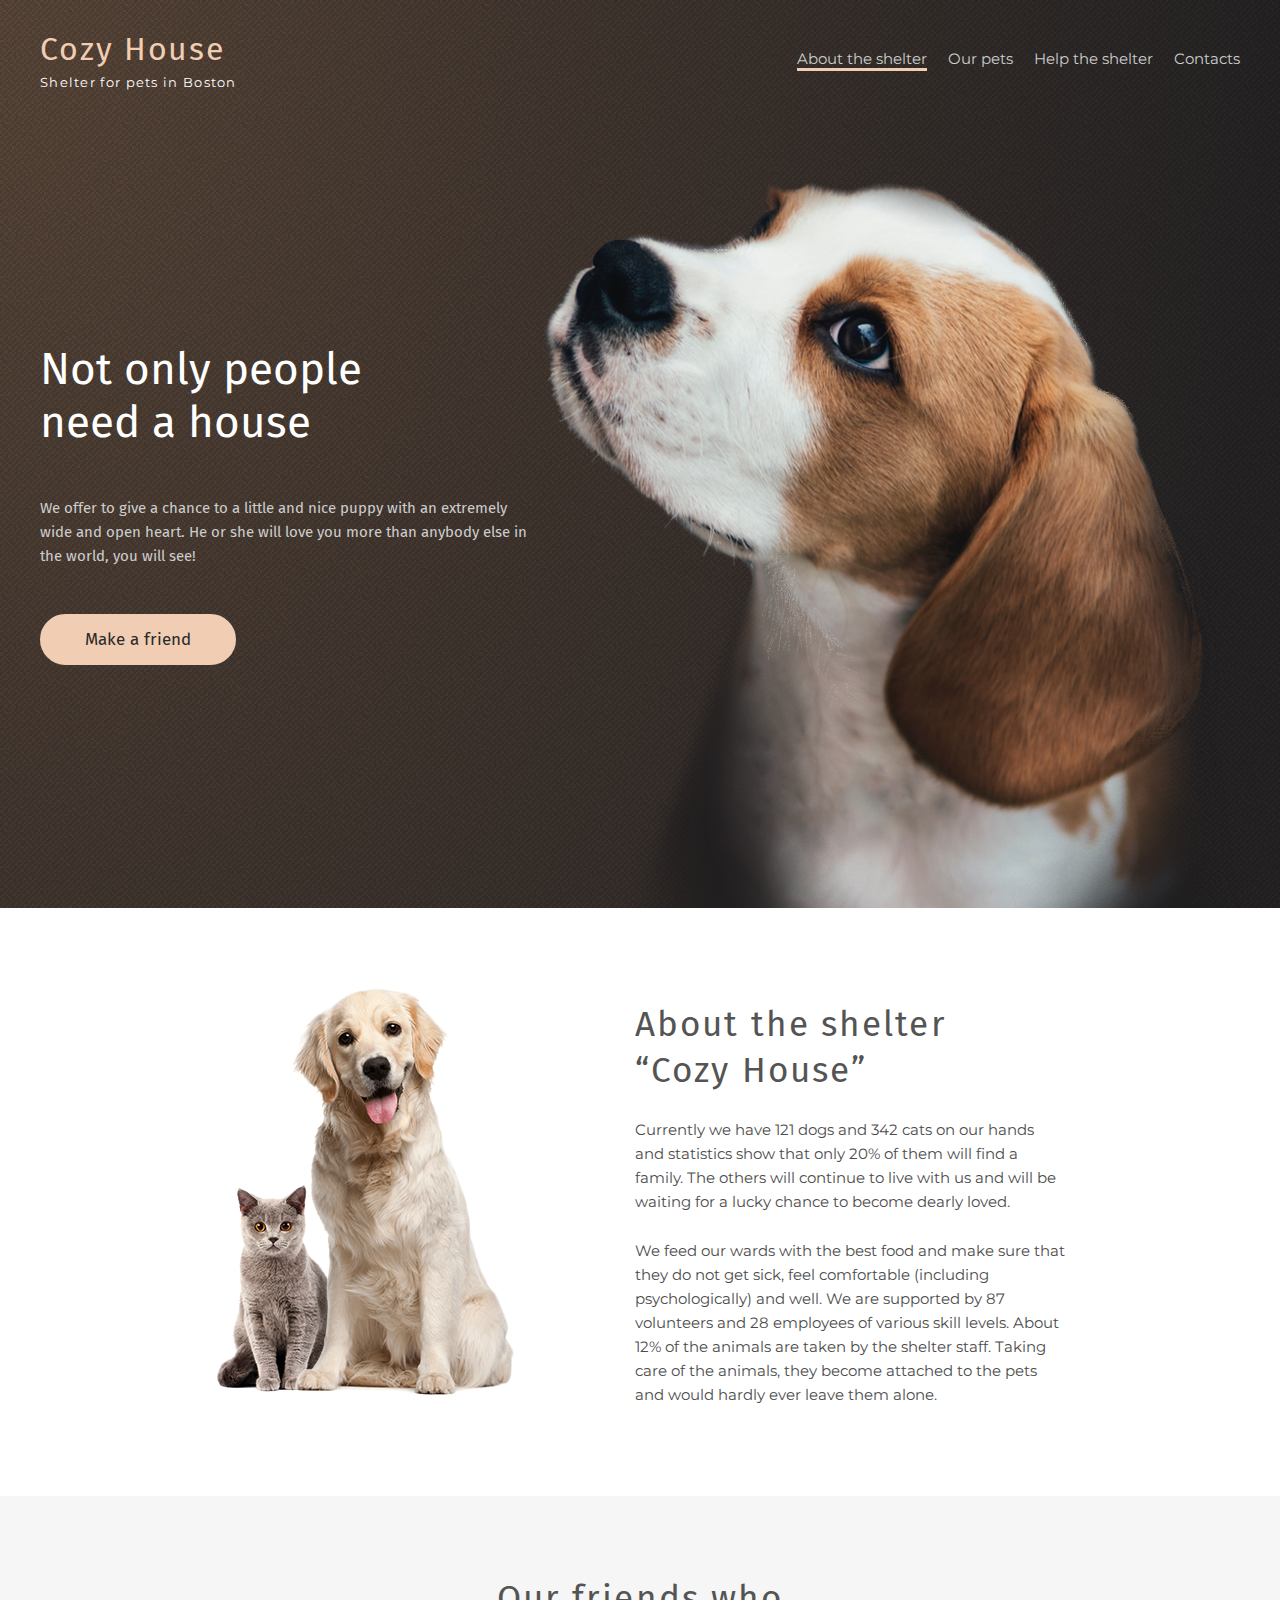
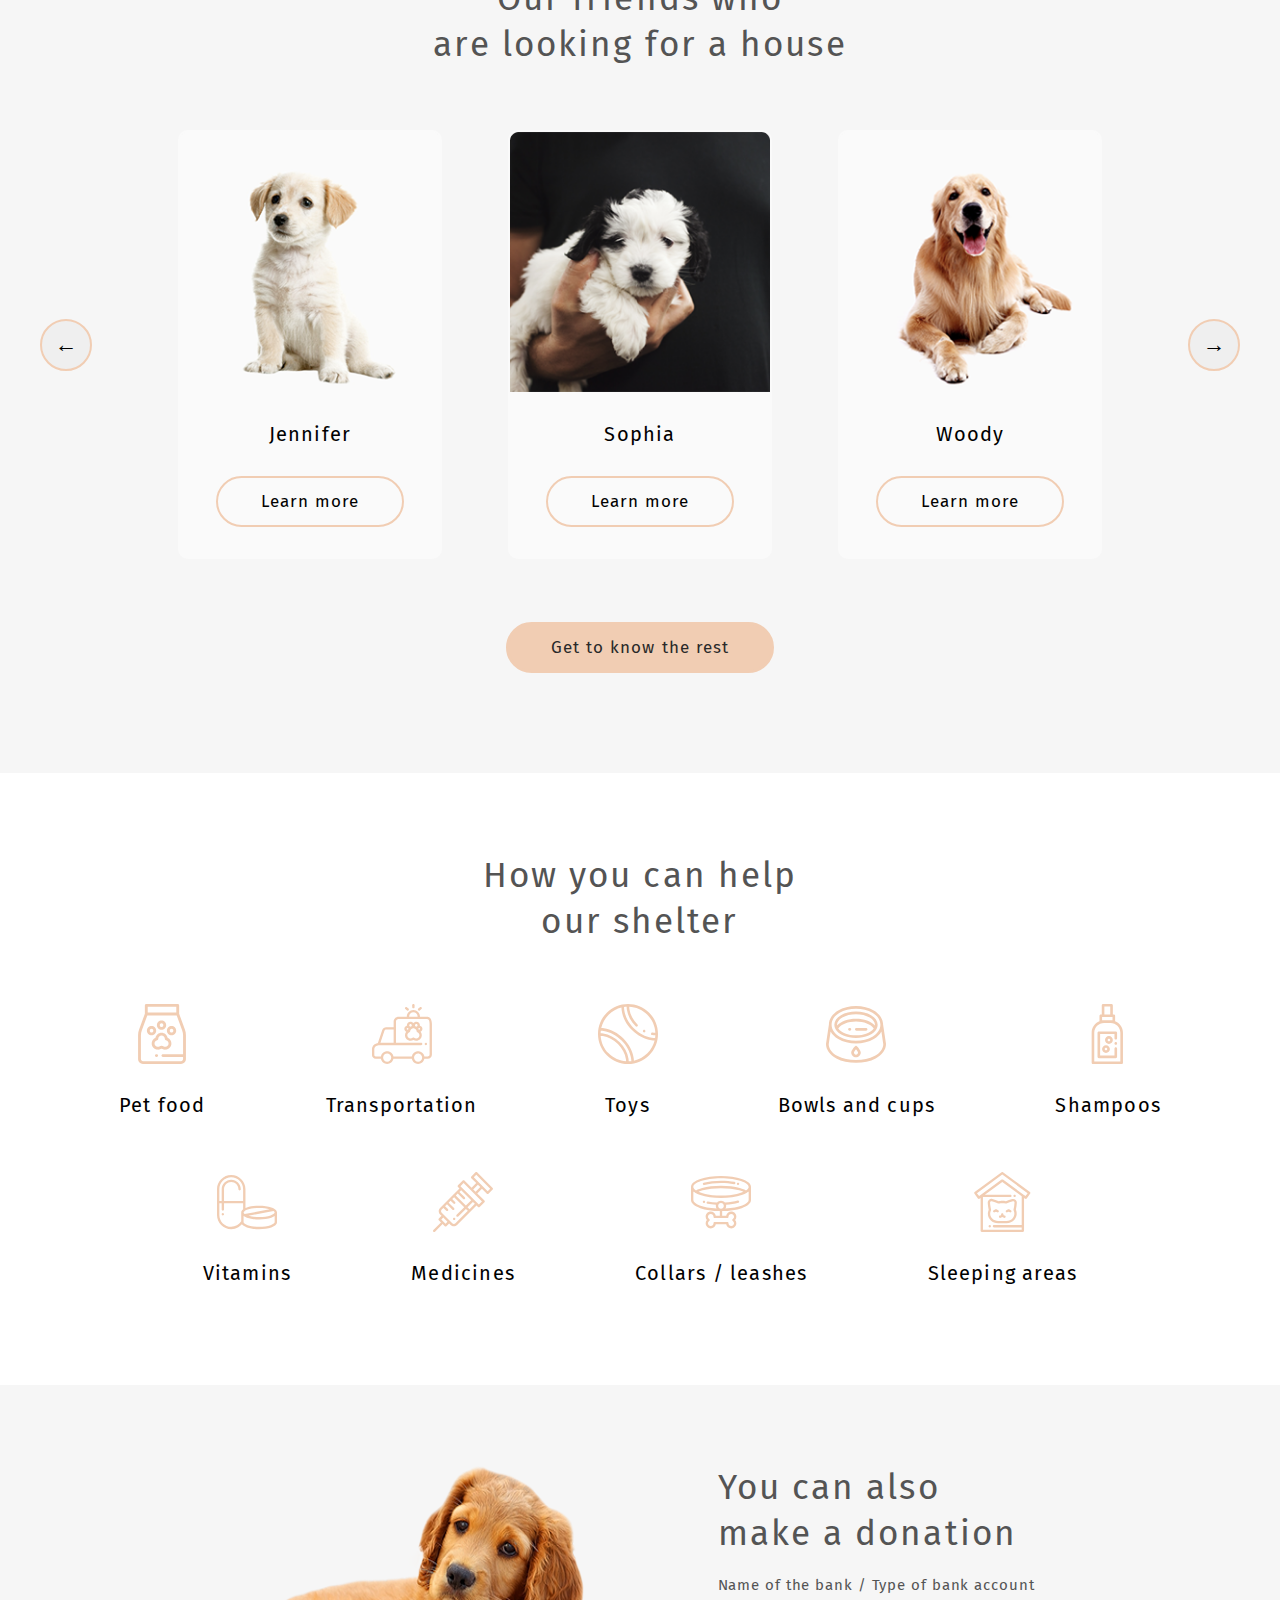
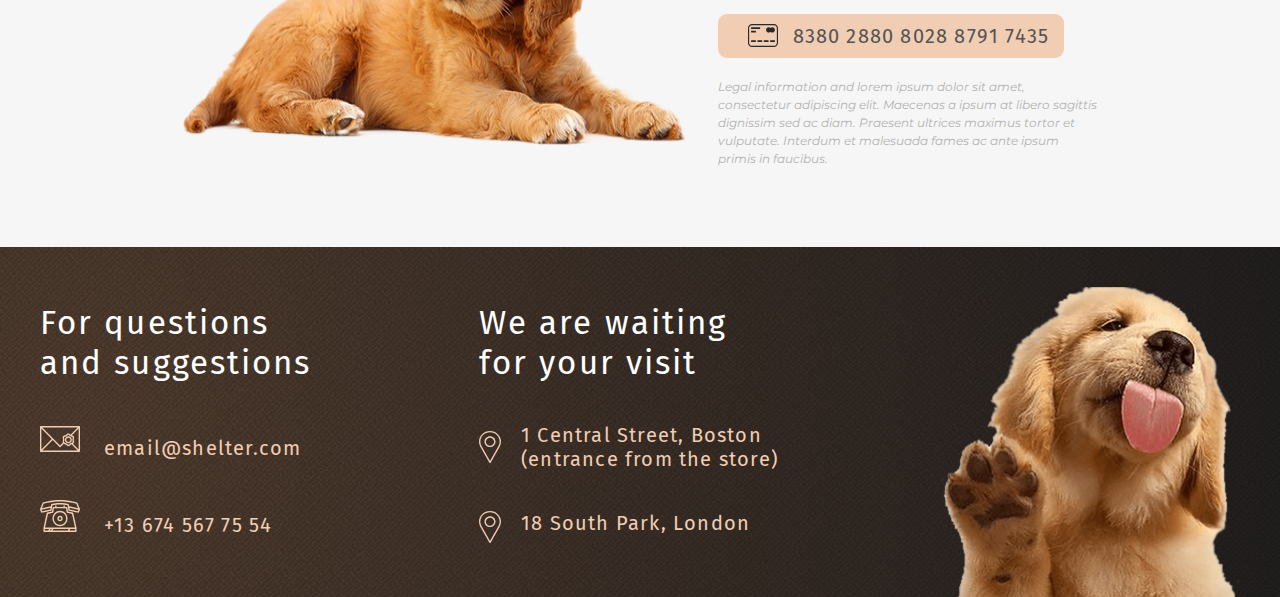
<file: pages/main/index.html>
<!DOCTYPE html>
<html lang="en">

<head>
    <meta charset="UTF-8">
    <meta name="viewport" content="width=device-width, initial-scale=1.0">
    <title>Shelter</title>
    <link rel="icon" type="image/x-icon" href="/assets/favicon.ico">
    <link rel="stylesheet" href="https://cdnjs.cloudflare.com/ajax/libs/font-awesome/6.0.0/css/all.min.css">
    <link rel="stylesheet" href="styles.css">
    <link
        href="https://fonts.googleapis.com/css2?family=Fira+Sans:wght@200;300;400&family=Montserrat:wght@100;300;400;500&display=swap"
        rel="stylesheet">
</head>

<body>
    <div id="cover"></div>
    <div class="container">
        <header>
            <div class="header">
                <div class="logo">
                    <h1><a href="#">Cozy House</a></h1>
                    <h3 id="home">Shelter for pets in Boston</h3>
                </div>
                <nav class="menu">
                    <ul id="myLinks">
                        <li><span>About the shelter</span></li>
                        <li><a href="../pets/index.html#humanFriends">Our pets</a></li>
                        <li><a href="#help">Help the shelter</a></li>
                        <li><a href="#contacts" onclick="disableMenu()">Contacts</a></li>
                    </ul>
                </nav>
            </div>
            <div class="icon_wrapper">
                <div class="icon">
                    <hr>
                    <hr>
                    <hr>
                </div>
            </div>
        </header>
        <section class="start">
            <div class="start-content">
                <h2 class="start-title">Not only people<br> need a house</h2>
                <p class="start-content-text">We offer to give a chance to a little and nice puppy with an extremely
                    wide and open heart. He or she will love you more than anybody else
                    in the world, you will see!</p>
                <button class="start-content-button" onclick="location.href='#ourFriends'">Make a friend</button>
            </div>
            <img src="/assets/images/start-screen-puppy.png" alt="puppy">
        </section>
    </div>

    <section class="about">
        <div class="wrapper">
            <img src="/assets/images/about-pets.png" alt="pets">
            <div class="about-content">
                <h2 class="about-title">About the shelter<br> “Cozy House”</h2>
                <p class="about-content-text">Currently we have 121 dogs and 342 cats on our hands and statistics show
                    that only 20% of them will find a family. The others will continue to
                    live with us and will be waiting for a lucky chance to become dearly loved.
                </p>
                <p class="about-content-text">We feed our wards with the best food and make sure that they
                    do not get sick, feel comfortable (including psychologically) and
                    well. We are supported by 87 volunteers and 28 employees of
                    various skill levels. About 12% of the animals are taken by the
                    shelter staff. Taking care of the animals, they become attached
                    to the pets and would hardly ever leave them alone.
                </p>
            </div>
        </div>
    </section>

    <section id="ourFriends">
        <div class="our-friends wrapper">
            <h2 class="pets-title">Our friends who<br> are looking for a house</h2>
            <div class="slider">

                <button class="arrow-left">&#8592;</button>
                <div class="carousel">
                    <div class="card_container">

                    </div>
                </div>
                <button class="arrow-right">&#8594;</button>
            </div>

            <div class="pop-up hidden">
                <div class="popup-content">
                    <p class="popup-button">
                        <img src="/assets/icons/modal_close_button.svg" alt="close-button">
                    </p>
                    <div class="pets-container">

                    </div>
                </div>

            </div>

            <button class="pets-content-button" onclick="location.href='../pets/index.html#ourFriends'">
                Get to know the rest
            </button>
        </div>
    </section>

    <section class="help" id="help">
        <div class="wrapper">
            <h2 class="help-title">How you can help<br> our shelter</h2>
            <ul class="help-container">
                <li>
                    <img src="/assets/icons/icon-pet-food.svg" alt="food">
                    <p>Pet food</p>
                </li>
                <li>
                    <img src="/assets/icons/icon-transportation.svg" alt="transportation">
                    <p>Transportation</p>
                </li>
                <li>
                    <img src="/assets/icons/icon-toys.svg" alt="toys">
                    <p>Toys</p>
                </li>
                <li>
                    <img src="/assets/icons/icon-bowls-and-cups.svg" alt="bowls-and-cups">
                    <p>Bowls and cups</p>
                </li>
                <li>
                    <img src="/assets/icons/icon-shampoos.svg" alt="shampoos">
                    <p>Shampoos</p>
                </li>
                <li>
                    <img src="/assets/icons/icon-vitamins.svg" alt="vitamins">
                    <p>Vitamins</p>
                </li>
                <li><img src="/assets/icons/icon-medicines.svg" alt="medicines">
                    <p>Medicines</p>
                </li>
                <li><img src="/assets/icons/icon-collars-leashes.svg" alt="collars-leashes">
                    <p>Collars / leashes</p>
                </li>
                <li><img src="/assets/icons/icon-sleeping-area.svg" alt="sleeping-area">
                    <p>Sleeping areas</p>
                </li>
            </ul>
        </div>
    </section>

    <section id="donation">
        <div class="donation">
            <img src="/assets/images/donation-dog.png" alt="donation-dog">
            <div class="donation-content">
                <h2 class="donation-title">You can also<br> make a donation</h2>
                <p class="donation-content-text">Name of the bank / Type of bank account</p>
                <button class="donation-content-button" onclick="location.href='#'">
                    <img src="/assets/icons/credit-card.svg" width="30" height="23" alt="credit-card">
                    8380 2880 8028 8791 7435
                </button>
                <p class="donation-content-additional-text">
                    Legal information and lorem ipsum dolor sit amet, consectetur
                    adipiscing elit. Maecenas a ipsum at libero sagittis dignissim sed ac
                    diam. Praesent ultrices maximus tortor et vulputate. Interdum et
                    malesuada fames ac ante ipsum primis in faucibus.
                </p>
            </div>
        </div>
    </section>


    <footer>
        <div class="container_footer">
            <div class="information">
                <div class="contacts" id="contacts">
                    <h2 class="contacts-title">For questions and suggestions</h2>
                    <address>
                        <a href="mailto:email@shelter.com"><img src="/assets/icons/icon-email.svg" alt="email"></a>
                        <a href="mailto:email@shelter.com">email@shelter.com</a>
                    </address>
                    <address>
                        <a href="tel:+136745677554"><img src="/assets/icons/icon-phone.svg" alt="phone"></a>
                        <a href="tel:+136745677554">+13 674 567 75 54</a>
                    </address>
                </div>
                <div class="locations">
                    <h2 class="locations-title">We are waiting for your visit</h2>
                    <div>
                        <img src="/assets/icons/icon-marker.svg" alt="location">
                        <a href="http://maps.google.com/?q=&nbsp;1&nbsp;Central&nbsp;Street,&nbsp;Boston"
                            target="_blank">1 Central Street,
                            Boston<br> (entrance from the store)</a>
                    </div>
                    <div>
                        <img src="/assets/icons/icon-marker.svg" alt="location">
                        <a href="http://maps.google.com/?q=&nbsp;18&nbsp;South&nbsp;Park,&nbsp;London" target="_blank">
                            18 South Park, London</a>
                    </div>
                </div>
                <img src="/assets/images/footer-puppy.png" alt="puppy">
            </div>
        </div>
    </footer>
    <script type="module" src="script.js"></script>
    <script type="module" src="cards.js"></script>
</body>

</html>
</file>
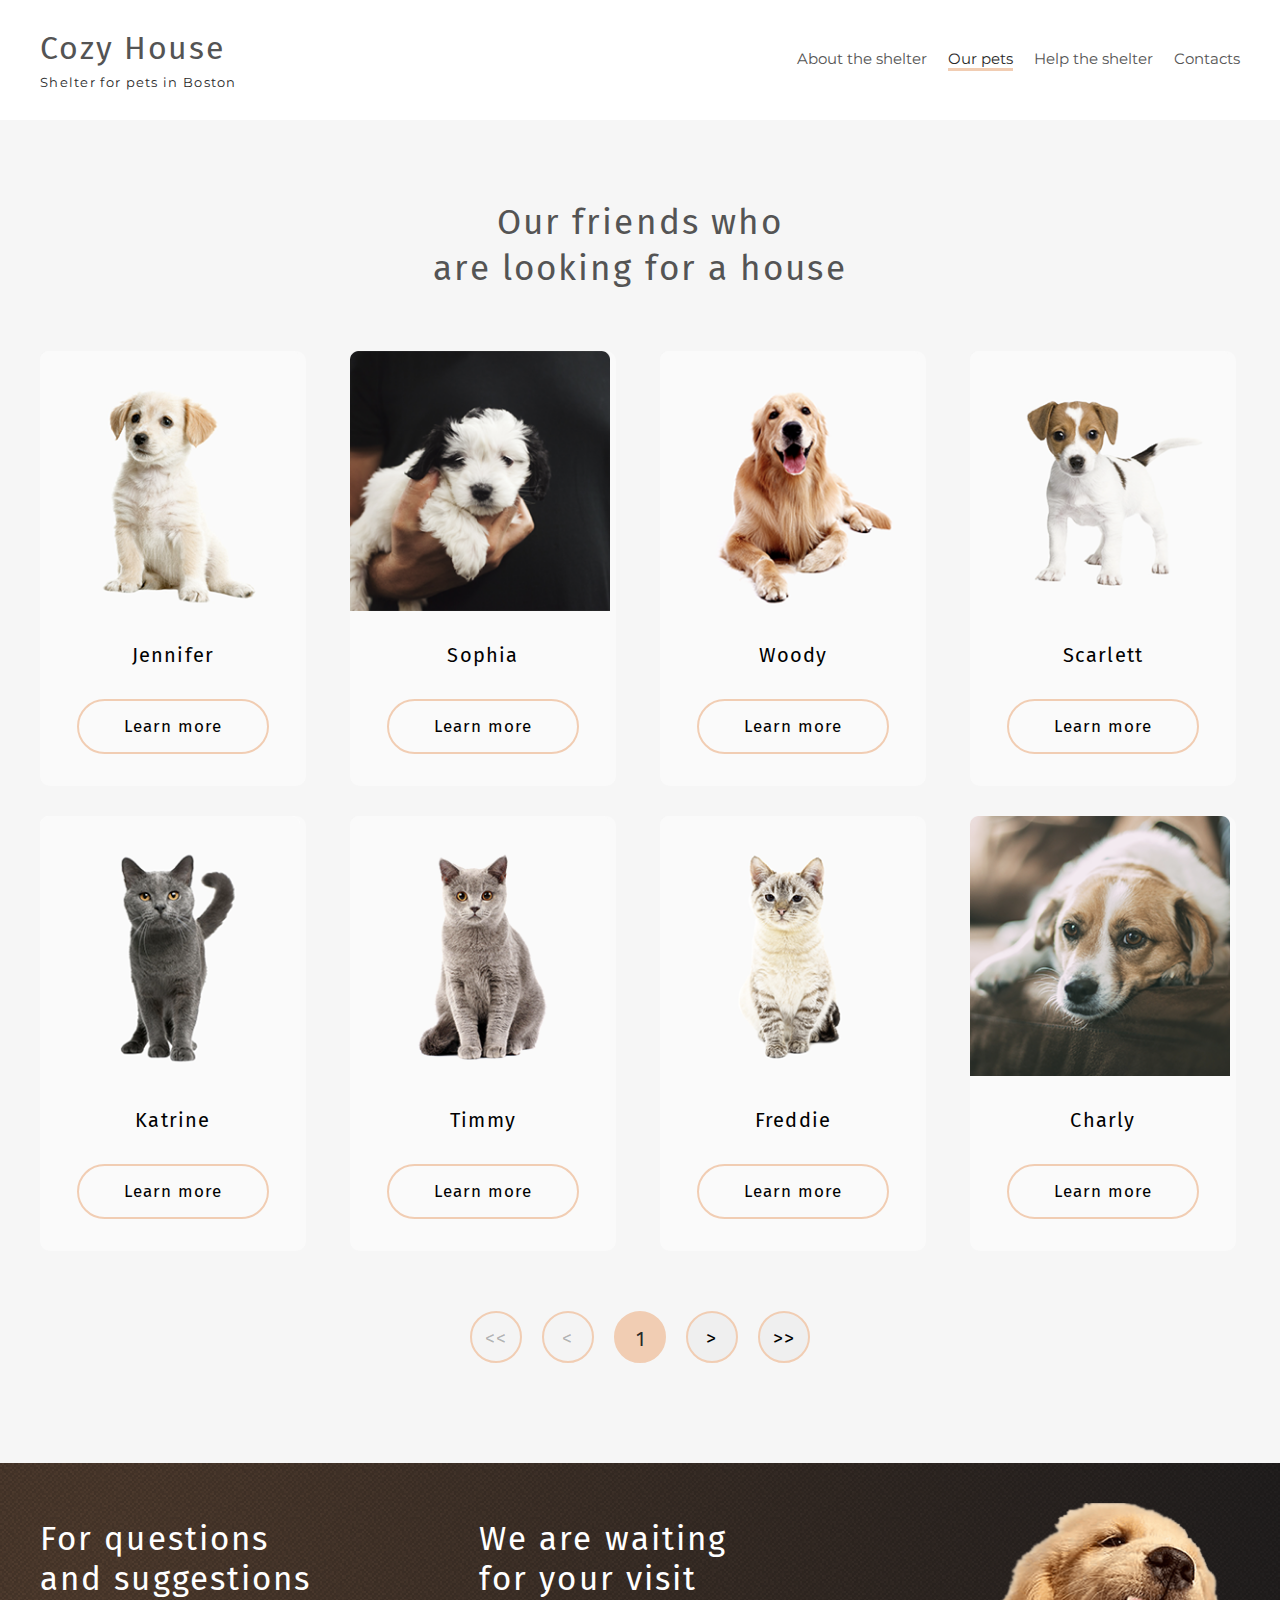
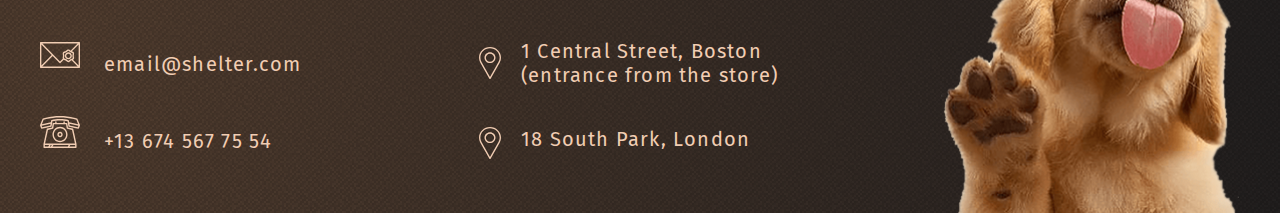
<file: pages/pets/index.html>
<!DOCTYPE html>
<html lang="en">

<head>
    <meta charset="UTF-8">
    <meta name="viewport" content="width=device-width, initial-scale=1.0">
    <title>Shelter</title>
    <link rel="icon" type="image/x-icon" href="/assets/favicon.ico">
    <link rel="stylesheet" href="styles.css">
    <link
        href="https://fonts.googleapis.com/css2?family=Fira+Sans:wght@200;300;400&family=Montserrat:wght@100;300;400;500&display=swap"
        rel="stylesheet">
</head>

<body>
    <header>
        <div id="cover"></div>
        <div class="header">
            <div class="logo">
                <h1 id="humanFriends"><a href="../main/index.html#">Cozy House</a></h1>
                <h3>Shelter for pets in Boston</h3>
            </div>

            <nav class="menu">
                <ul>
                    <li><a href="../main/index.html#">About the shelter</a></li>
                    <li><span>Our pets</span></li>
                    <li><a href="../main/index.html#help">Help the shelter</a></li>
                    <li><a href="#contacts" onclick="disableMenu()">Contacts</a></li>
                </ul>
            </nav>
        </div>
        <div class="icon">
            <hr>
            <hr>
            <hr>
        </div>
    </header>
    <main>
        <div id="sectionPets">
            <section class="our-friends">
                <h2 class="pets-title">Our friends who<br> are looking for a house</h2>

                <div class="pagination"></div>
                <div class="pop-up hidden">
                    <div class="popup-content">
                        <p class="popup-button">
                            <img src="/assets/icons/modal_close_button.svg" alt="close-button">
                        </p>
                        <div class="pets-container">

                        </div>
                    </div>

                </div>
            </section>

        </div>
    </main>

    <footer>
        <div class="container_footer">
            <div class="information">
                <div class="contacts" id="contacts">
                    <h2 class="contacts-title">For questions and suggestions</h2>
                    <address>
                        <a href="mailto:email@shelter.com"><img src="/assets/icons/icon-email.svg" alt="email"></a>
                        <a href="mailto:email@shelter.com">email@shelter.com</a>
                    </address>
                    <address>
                        <a href="tel:+136745677554"><img src="/assets/icons/icon-phone.svg" alt="phone"></a>
                        <a href="tel:+136745677554">+13 674 567 75 54</a>
                    </address>
                </div>
                <div class="locations">
                    <h2 class="locations-title">We are waiting for your visit</h2>
                    <div>
                        <img src="/assets/icons/icon-marker.svg" alt="location">
                        <a href="http://maps.google.com/?q=&nbsp;1&nbsp;Central&nbsp;Street,&nbsp;Boston"
                            target="_blank">
                            1 Central Street, Boston<br>(entrance from the store)</a>
                    </div>
                    <div>
                        <img src="/assets/icons/icon-marker.svg" alt="location">
                        <a href="http://maps.google.com/?q=&nbsp;18&nbsp;South&nbsp;Park,&nbsp;London" target="_blank">
                            18 South Park, London</a>
                    </div>
                </div>
                <img src="/assets/images/footer-puppy.png" alt="puppy">
            </div>
        </div>
    </footer>

    <script type='module' src="script.js"></script>
    <script type='module' src="../main/cards.js"></script>


</body>
</file>
<file: pages/main/styles.css>
* {
    margin: 0;
    padding: 0;
    scroll-behavior: smooth;
}

.container {
    flex-direction: column;
    padding: 30px 40px 0;
    background: url(/assets/images/noise_transparent@2x.png), radial-gradient(100% 215.42% at 0% 0%, #5B483A 0%, #262425 100%), #211F20;
}

.wrapper {
    display: flex;
    margin: 0 auto;
    max-width: 1200px;
    padding: 80px 40px 100px;
    align-self: center;
}

.header {
    display: flex;
    justify-content: space-between;
    max-width: 100%;
    align-items: center;
}

.logo {
    display: flex;
    flex-direction: column;
    align-content: center;
    justify-content: space-between;
    height: 60px;
}

h1 a {
    font-family: 'Fira Sans', sans-serif;
    font-size: 32px;
    font-weight: 400;
    color: #F1CDB3;
    letter-spacing: 1.92px;
    text-decoration: none;
}

h3 {
    font-family: 'Montserrat', sans-serif;
    font-size: 13px;
    font-weight: 400;
    color: #FFF;
    letter-spacing: 1.3px;
}

.menu li:hover:not(:nth-child(1)) {
    font-style: italic;
    border-bottom: 3px solid #F1CDB3;

}

.menu li:nth-child(1) {
    border-bottom: 3px solid #F1CDB3;
}

.menu a {
    font-family: 'Montserrat', sans-serif;
    color: #CDCDCD;
    font-size: 15px;
    font-weight: 400;
    cursor: pointer;
    text-decoration: none;
}

.menu ul {
    list-style-type: none;
    display: flex;
    width: 443px;
    justify-content: space-between;
}

.menu li {
    font-family: 'Montserrat', sans-serif;
    color: #CDCDCD;
    font-size: 15px;
    font-weight: 400;
    cursor: pointer;
}

.icon {
    display: none;
}


/* SECTION START */
.start {
    max-width: 100%;
    display: flex;
    justify-content: space-between;
    padding: 90px 0 0 0;
}

.start-content {
    display: flex;
    flex-direction: column;
    justify-content: space-between;
    height: 322px;
    padding-top: 163px;
}

.start-title {
    font-family: 'Fira Sans', sans-serif;
    font-size: 44px;
    font-weight: 400;
    color: #FFF;
}

.start-content-text {
    color: #CDCDCD;
    font-family: 'Fira Sans', sans-serif;
    font-size: 15px;
    font-weight: 400;
    line-height: 160%;
    width: 100%;
    max-width: 750px;
}

.start-content-button {
    background-color: #F1CDB3;
    border-radius: 100px;
    padding: 12px 42px;
    align-self: flex-start;
    color: #292929;
    font-family: 'Fira Sans', sans-serif;
    font-size: 17px;
    font-weight: 400;
    border: 3px solid #F1CDB3;
}

.start-content-button:hover {
    background-color: #FFF;
    cursor: pointer;
    border: 3px solid #F1CDB3;
}

/* SECTION ABOUT */
.about {
    background: #FFF;
}

.about img {
    padding: 0 120px 0 175px;
}

.about-content {
    height: 380px;
    display: flex;
    flex-direction: column;
    justify-content: space-between;
    align-self: center;
    padding-right: 175px;
    gap: 25px;
}

.about-title {
    font-family: 'Fira Sans', sans-serif;
    font-size: 35px;
    font-weight: 400;
    font-style: normal;
    color: #545454;
    line-height: 130%;
    letter-spacing: 2.1px;
}

.about-content-text {
    font-family: 'Montserrat', sans-serif;
    font-size: 15px;
    font-style: normal;
    font-weight: 400;
    line-height: 160%;
    color: #4C4C4C;
}

/* SECTION PETS */
#ourFriends {
    background-color: #F6F6F6;
}

.our-friends {
    height: 697px;
    flex-direction: column;
    justify-content: space-between;
}

.pets-title {
    color: #545454;
    text-align: center;
    font-family: 'Fira Sans', sans-serif;
    font-size: 35px;
    font-style: normal;
    font-weight: 400;
    line-height: 130%;
    letter-spacing: 2.1px;
}


/* SLIDER */
.slider {
    display: flex;
    width: 1200px;
    justify-content: space-between;
    align-items: center;
    align-self: center;
}

.carousel {
    width: 990px;
    overflow: hidden;
}

.card_container {
    display: flex;
    justify-content: flex-start;
    height: 80%;
    width: 100%;
    box-sizing: border-box;
    transform: translateX(-100%);
    transition: 2s;
}

.card_group {
    display: flex;
    justify-content: space-around;
    align-items: center;
    height: 100%;
    width: 100%;
    min-width: 990px;
}

.animate_left {
    transform: translateX(-200%);
}

.animate_right {
    transform: translateX(0%);
}

.no_transition {
    transition: none;
}

.slider-card {
    max-width: 270px;
    display: grid;
    grid-gap: 30px;
    align-items: start;
    background-color: #FAFAFA;
    border: 2px solid #FAFAFA;
    border-radius: 10px;
    cursor: pointer;
}

.slider-card:hover {
    border: 2px solid #F1CDB3;
}

.slider-card:hover button {
    background-color: #FDDCC4;
}

.slider-card p {
    font-family: 'Fira Sans', sans-serif;
    text-align: center;
    font-size: 20px;
    font-weight: 400;
    letter-spacing: 1.2px;
}

.arrow-left,
.arrow-right {
    font-size: 140%;
    border-radius: 100px;
    border: 2px solid #F1CDB3;
    cursor: pointer;
    height: 52px;
    width: 52px;
    align-self: center;
}

.arrow-left:hover,
.arrow-right:hover {
    background-color: #FDDCC4;
}

.slider-card button {
    border-radius: 100px;
    border: 2px solid #F1CDB3;
    padding: 13px 43px;
    font-family: 'Fira Sans', sans-serif;
    font-size: 17px;
    letter-spacing: 1.02px;
    margin-bottom: 30px;
    justify-self: center;
    background-color: #FAFAFA;
    cursor: pointer;
}

.pets-content-button {
    color: #292929;

    border: #F1CDB3;
    border-radius: 100px;
    background-color: #F1CDB3;
    border: 3px solid #F1CDB3;
    padding: 12px 42px;

    align-self: center;
    font-family: 'Fira Sans', sans-serif;
    font-size: 17px;
    letter-spacing: 1.02px;
    text-decoration: none;
}

.pets-content-button:hover {
    cursor: pointer;
    background-color: #FFF;
    border: 3px solid #F1CDB3;
}

.pop-up {
    position: relative;
    position: fixed;
    top: 0;
    right: 0;
    bottom: 0;
    left: 0;

    display: flex;
    flex-direction: column;
    align-items: center;
    justify-content: center;
    width: 100%;
    height: 100%;
    background-color: rgba(41, 41, 41, 0.60);
}

.popup-content {
    position: absolute;
    top: 0;
    right: 0;
    bottom: 0;
    left: 0;

    position: relative;
    width: 952px;
    height: 552px;
    align-self: center;
}

.pets-container {
    margin-top: 52px;
    width: 900px;
    height: 500px;
    border-radius: 20px;
    display: flex;
    background-color: #FAFAFA;
}

.popup-button {
    width: 52px;
    height: 52px;
    position: absolute;
    right: 10px;
    top: 0;
    cursor: pointer;
    border-radius: 100px;
}

.hidden {
    visibility: hidden;
}

.scroll {
    overflow-y: hidden;
}

.popup-information {
    display: flex;
}

.popup-information img {
    border-radius: 10px;
}

.pets-description {
    padding: 50px 0 0 30px;
}

.pets-description .title {
    font-family: 'Fira Sans', sans-serif;
    font-size: 35px;
    font-style: normal;
    font-weight: 400;
    line-height: 130%;
    letter-spacing: 2.1px;
    padding-bottom: 10px;
}

.pets-description .subtitle {
    font-family: 'Fira Sans', sans-serif;
    font-size: 20px;
    font-style: normal;
    font-weight: 400;
    line-height: 115%;
    letter-spacing: 1.2px;

    padding-bottom: 40px;
}

.pets-description .description {
    font-family: 'Fira Sans', sans-serif;
    font-size: 15px;
    font-style: normal;
    font-weight: 400;
    line-height: 110%;
    letter-spacing: 0.9px;
    text-align: left;
    padding: 0 20px 40px 0;
}

.pets-description ul {
    list-style-type: none;
}

.pets-description ul li::before {
    content: "\2022";
    color: #F1CDB3;
    font-weight: bold;
    display: inline-block;
    width: 4px;
    padding-right: 10px;
}

.pets-description ul li {
    font-family: 'Fira Sans', sans-serif;
    font-size: 15px;
    font-style: normal;
    font-weight: 400;
    line-height: 110%;
    letter-spacing: 0.9px;

    padding-bottom: 11px;
}

/* SECTION HELP */
.help {
    background: #FFF;
}

.help>.wrapper {
    flex-direction: column;
    padding-bottom: 45px;
}

.help-title {
    font-family: 'Fira Sans', sans-serif;
    font-size: 35px;
    font-weight: 400;
    line-height: 130%;
    letter-spacing: 2.1px;
    color: #545454;
    text-align: center;
    padding-bottom: 60px;
}

.help-container {
    display: flex;
    flex-wrap: wrap;
    justify-content: center;
    list-style-type: none;
}

.help-container li {
    display: flex;
    flex-direction: column;
    justify-content: space-between;
    margin: 0 0 55px;
    padding: 0 60px;
}

.help-container li img {
    margin: 0 auto 30px;
}

.help-container li p {
    text-align: center;
    font-family: 'Fira Sans', sans-serif;
    font-size: 20px;
    font-style: normal;
    font-weight: 400;
    line-height: 115%;
    letter-spacing: 1.2px;
}


/* SECTION DONATION */
#donation {
    background-color: #F6F6F6;
}

.donation {
    max-width: 915px;
    margin: 0 auto;
    padding: 80px 0 100px 0;
    display: flex;
    justify-content: space-between;
}

.donation-content {
    max-width: 380px;
    height: 282px;
    display: flex;
    flex-direction: column;
    justify-content: space-between;
    gap: 20px;
}

.donation-title {
    font-family: 'Fira Sans', sans-serif;
    color: #545454;
    font-size: 35px;
    font-weight: 400;
    line-height: 130%;
    letter-spacing: 2.1px;
}

.donation-content-text {
    font-family: 'Fira Sans', sans-serif;
    color: #545454;
    font-size: 15px;
    letter-spacing: 0.9px;
}

.donation-content-button {
    border-radius: 9px;
    background: #F1CDB3;
    padding: 10px 15px;
    border: #F1CDB3;
    display: flex;
    align-self: flex-start;

    font-family: 'Fira Sans', sans-serif;
    color: #545454;
    font-size: 20px;
    letter-spacing: 1.2px;
    padding-left: 30px;
    text-decoration: none;
    cursor: pointer;
}

.donation-content-button img {
    padding-right: 15px;
}

.donation-content-additional-text {
    font-family: 'Montserrat', sans-serif;
    color: #B2B2B2;
    font-size: 12px;
    font-style: italic;
    font-weight: 400;
    line-height: 18px;
}

/* FOOTER */
.container_footer {
    background: url(/assets/images/noise_transparent@2x.png), radial-gradient(110.67% 538.64% at 5.73% 50%, #513D2F 0%, #1A1A1C 100%), #211F20;
}

.information {
    margin: auto;
    padding: 40px 40px 0 40px;
    display: flex;
    max-width: 100%;
    justify-content: space-between;
    gap: 161px;
}

.contacts,
.locations {
    height: 234px;
    display: flex;
    flex-direction: column;
    justify-content: space-between;
    padding-top: 16px;
    align-items: flex-start;
    gap: 40px;
}

.contacts-title,
.locations-title {
    font-family: 'Fira Sans', sans-serif;
    color: #FFF;
    font-size: 33px;
    font-weight: 400;
    letter-spacing: 2.1px;
}

address a img {
    padding-right: 20px;
}

.locations a,
.contacts a {
    font-family: 'Fira Sans', sans-serif;
    color: #F1CDB3;
    font-size: 20px;
    font-style: normal;
    letter-spacing: 1.2px;
    text-decoration: none;
}

.locations a {
    padding-left: 20px;
}

.locations div {
    width: 300px;
    display: flex;
}

.information a:hover {
    color: #FFF;
    text-decoration: underline;
}



/* MEDIA QUERIES */
@media screen and (max-width: 1280px) {

    .popup-button:hover {
        background-color: #FDDCC4;
    }
}


@media screen and (max-width: 1279px) and (min-width: 768px) {

    .container {
        padding: 30px 30px 0 30px;
        background: url(/assets/images/noise_transparent@2x.png), radial-gradient(100% 215.42% at 0% 0%, #5B483A 0%, #262425 100%), #211F20;

    }

    .header {
        min-width: 60%;
        padding: 0;
    }

    .icon {
        display: none;
    }

    /* SECTION START */
    .start {
        flex-direction: column;
        min-width: 60%;
        padding: 60px 30px 0 100px;
    }

    .start-content {
        padding: 0 124px 100px 25px;
    }


    .start-content-button {
        align-self: center;
        margin-left: 35px;
        line-height: 130%;
        letter-spacing: 1.02px;
    }

    .start img {
        height: 593px;
        width: 569px;
        align-self: self-end;
    }

    /* SECTION ABOUT */

    .about .wrapper {
        flex-direction: column;
        padding: 80px 166px 100px;
    }

    .about-content {
        order: 1;
        padding: 0 0 80px 0;
        min-width: 430px;
        gap: 25px;
    }

    .about img {
        padding: 0px;
        width: 300px;
        height: 408px;
        order: 2;
        align-self: center;
    }


    /*SECTION PETS */
    .our-friends.wrapper {
        padding: 80px 30px 100px 30px;
    }

    .slider {
        width: 708px;
    }

    .carousel {
        width: 580px;
    }

    .card_group {
        min-width: 580px;
    }

    .slider-card {
        width: 270px;
    }

    .popup-content {
        width: 682px;
        height: 402px;
    }

    .popup-button {
        right: 9px;
    }

    .popup-button:active {
        background-color: #FDDCC4;
    }

    .pets-container {
        width: 630px;
        height: 350px;
    }

    .pets-description {
        padding: 10px 0 0 11px;
    }

    .pets-description .subtitle {
        padding-bottom: 20px;
    }

    .pets-description .description {
        font-size: 13px;
        padding: 0 9px 20px 0;
    }

    .pets-description ul li {
        padding-bottom: 6px;
    }

    /* SECTION HELP */
    .help .wrapper {
        padding: 80px 70px 45px 70px;
    }

    .help-container {
        padding: 0;
        width: 100%;
        display: grid;
        grid-template-columns: 1fr 1fr 1fr;
        column-gap: 55px;
        justify-items: center;
    }

    .help-container li {
        padding: 0;
    }

    .help-container li img {
        margin: 0 auto 30px;
    }

    .help-container li p {
        letter-spacing: 0;
    }

    /* SECTION DONATION */
    .donation {
        flex-direction: column;
        padding: 80px 130px 100px 130px;
        gap: 60px;
    }

    .donation-content {
        order: 1;
        align-self: center;
    }

    .donation>img {
        order: 2;
        width: 505px;
        height: 261px;
        align-self: center;
    }


    /* FOOTER */
    .information {
        min-width: 60%;
        gap: 0;
        flex-wrap: wrap;
        justify-content: space-evenly;
        padding: 30px 30px 0;
    }

    .contacts,
    .locations {
        width: 278px;
        padding-top: 0;
    }

    .locations {
        padding-bottom: 70px;
    }

    .information>img {
        width: 300px;
        height: 310px;
    }

}


@media screen and (max-width: 767px) and (min-width: 320px) {

    #cover {
        display: none;
        position: fixed;
        width: 100%;
        height: 100%;
        opacity: 0;
        z-index: -1;
    }

    div#cover.covering {
        display: block;
        height: 1000%;
        width: 150%;
        z-index: 20;
        opacity: 100%;
        background-color: rgba(0, 0, 0, 50%);
    }

    .container {
        padding: 30px 10px 0;
    }

    .wrapper {
        min-width: 25%;
    }

    .fixed-position {
        overflow-y: hidden
    }

    .header {
        padding: 0 10px;
    }

    .menu {
        top: 0;
        height: 100vh;
        width: 244px;
        background-color: #292929;
        right: 0;
        position: fixed;
        padding: 248px 38px;
        opacity: 0;

        transition: all 0.5s ease-in-out;
        transform: translateX(100%);
        z-index: 22;
    }

    .menu.open {
        visibility: visible;
        opacity: 1;
        transform: translateX(0%);
        transition: all 0.5s ease-in-out;
    }

    .menu.open ul {
        width: 243px;
        list-style-type: none;
        display: flex;
        flex-direction: column;
        height: 327px;
        justify-content: space-between;
        text-align: center;
    }

    .menu.open a,
    .menu.open li {
        font-family: 'Montserrat', sans-serif;
        color: #CDCDCD;
        font-size: 25px;
        font-weight: 400;
        cursor: pointer;
        text-decoration: none;
    }

    .menu.open a:hover {
        border-bottom: 3px solid #F1CDB3;
    }

    .icon {
        cursor: pointer;
        z-index: 33;
        width: 30px;
        height: 22px;
        display: flex;
        position: absolute;
        right: 5px;
        top: 60px;
        flex-direction: column;
        justify-content: space-between;
        transform: translate(-50%, -50%);
        transition: all 0.5s ease-in-out;
    }

    .icon.active {
        position: fixed;
        transform: rotate(90deg);
        top: 50px;
        right: 20px;
    }

    hr {
        color: #F1CDB3;
        background-color: #F1CDB3;
        border: 0.1px solid #F1CDB3;
        transition: all 0.4s ease;
    }


    /* SECTION START*/
    .start {
        min-width: 25%;
        flex-direction: column;
        padding: 60px 0 0;
    }

    .start-content {
        height: 296px;
        padding-top: 0;
        padding-bottom: 105px;
        align-items: center;
    }

    .start-title {
        font-size: 25px;
        text-align: center;
    }

    .start img {
        width: 260px;
        height: 272px;
        align-self: center;
    }

    .start-content-text {
        min-width: 25%;
        text-align: center;
    }

    .start-content-button {
        align-self: center;
        letter-spacing: 1.02px;
    }

    /* SECTION ABOUT */
    .about .wrapper {
        flex-direction: column;
        padding: 42px 10px;
    }

    .about-content {
        min-height: 494px;
        order: 1;
        padding: 0 0 42px 0;
        gap: 25px;
    }

    .about-title {
        font-size: 25px;
        text-align: center;
    }

    .about-content-text {
        text-align: justify;
        padding: 0 15px;
    }

    .about .wrapper img {
        order: 2;
        width: 260px;
        height: 354px;
        align-self: center;
        padding: 0;
    }

    /* SECTION PETS */
    .our-friends.wrapper {
        padding: 42px 10px;
    }

    .pets-title {
        font-size: 25px;
        letter-spacing: 1.5px;
    }

    .slider {
        align-self: center;
        width: 270px;
        flex-wrap: wrap;
        justify-content: space-around;
    }

    .carousel {
        width: 270px;
        display: flex;
        order: 1;
        margin-bottom: 20px;
    }

    .card_group {
        min-width: 270px;
    }

    .arrow-left {
        order: 2;
    }

    .arrow-right {
        order: 3;
    }

    .pop-up {
        z-index: 2;
    }
    .popup-content {
        width: 271px;
        height: 393px;
    }

    .pets-container {
        width: 240px;
        height: 341px;
    }

    .popup-button {
        right: 0;
    }

    .popup-button:active {
        background-color: #FDDCC4;
    }

    .popup-information img {
        display: none;
    }

    .pets-description {
        padding: 10px 0 0 0;
    }

    .pets-description .subtitle {
        padding-bottom: 20px;
    }

    .pets-description .description {
        font-size: 13px;
        padding: 0 10px 24px 0;
        text-align: justify;
    }

    .pets-description ul li {
        padding-bottom: 6px;
    }

    /* SECTION HELP */
    .help .wrapper {
        padding: 42px 15px 12px;
    }

    .help-title {
        font-size: 25px;
        padding-top: 10px;
        padding-bottom: 42px;
    }

    .help-container {
        padding: 0;
        display: grid;
        grid-template-columns: 1fr 1fr;
    }

    .help-container li {
        width: 130px;
        height: 87px;
        justify-self: center;
        padding: 0;
        margin: 0 0 30px;
    }

    .help-container li p {
        font-size: 15px;
        letter-spacing: 0.9px;
        line-height: 110%;
    }

    .help-container li img {
        margin: 0 auto 20px;
        width: 50px;
        height: 50px;
    }

    /* SECTION DONATION  */
    .donation {
        flex-direction: column;
        padding: 42px 10px;
        gap: 42px;
    }

    .donation>img {
        width: 260px;
        height: 135px;
        order: 2;
        align-self: center;
    }

    .donation-content {
        order: 1;
        align-items: center;
        align-self: center;
    }

    .donation-title {
        font-size: 25px;
        text-align: center;
        letter-spacing: 1.5px;
    }

    .donation-content-text {
        text-align: center;
        letter-spacing: 0;
        line-height: 160%;
    }

    .donation-content-button {
        align-self: center;
        font-size: 15px;
    }

    .donation-content-additional-text {
        text-align: justify;
    }

    /* FOOTER */
    .information {
        flex-direction: column;
        padding: 30px 10px 0;
        gap: 0px;
    }

    .contacts,
    .locations {
        height: 208px;
        padding: 0 10px 40px;
        align-items: center;
    }

    .contacts-title,
    .locations-title {
        font-size: 25px;
        text-align: center;
        line-height: 130%;
    }

    .locations div {
        display: flex;
    }


    address a,
    .locations a {
        text-align: justify;
    }

    .information>img {
        width: 260px;
        height: 269px;
        align-self: center;
    }

}
</file>
<file: pages/pets/styles.css>
* {
    margin: 0;
    padding: 0;
    scroll-behavior: smooth;
}

/* HEADER */
.header {
    display: flex;
    justify-content: space-between;
    max-width: 1200px;
    align-items: center;
    padding: 30px 40px 30px 40px;
    margin: auto;
}

.logo {
    display: flex;
    flex-direction: column;
    align-content: center;
    justify-content: space-between;
    height: 60px;
}

h1 a {
    font-family: 'Fira Sans', sans-serif;
    font-size: 32px;
    font-weight: 400;
    color: #545454;
    line-height: 110%;
    letter-spacing: 1.92px;
    text-decoration: none;
}


h3 {
    font-family: 'Montserrat', sans-serif;
    font-size: 13px;
    font-weight: 400;
    color: #292929;
    letter-spacing: 1.3px;
}

.menu span {
    color: #292929;
}

.menu li:hover:not(:nth-child(2)) {
    font-style: italic;
    border-bottom: 3px solid #F1CDB3;

}

.menu li:nth-child(2) {
    border-bottom: 3px solid #F1CDB3;
}

.menu ul {
    list-style-type: none;
    display: flex;
    width: 443px;
    justify-content: space-between;
}

.menu li {
    font-family: 'Montserrat', sans-serif;
    color: #545454;
    font-size: 15px;
    font-weight: 400;
    cursor: pointer;
}

.menu li a {
    font-family: 'Montserrat', sans-serif;
    color: #545454;
    font-size: 15px;
    font-weight: 400;

    text-decoration: none;
}

.icon {
    display: none;
}

/* MAIN */
#sectionPets {
    background-color: #F6F6F6;
}

.our-friends {
    max-width: 1200px;
    display: grid;
    grid-row-gap: 45px;
    margin: auto;
    padding: 80px 40px 100px;
}

.pets-title {
    color: #545454;
    text-align: center;
    font-family: 'Fira Sans', sans-serif;
    font-size: 35px;
    font-style: normal;
    font-weight: 400;
    line-height: 130%;
    letter-spacing: 2.1px;
}

.pagination {
    display: flex;
    flex-direction: column;
    gap: 45px;
}

.showcase {
    max-width: 1200px;
    display: grid;
    grid-template-rows: repeat(2, 435px);
    grid-template-columns: repeat(4, 270px);
    grid-column-gap: 40px;
    grid-row-gap: 30px;
    padding: 15px 0 15px 0;
}

.slider-card {
    width: 266px;
    display: grid;
    grid-gap: 30px;
    align-items: start;
    background-color: #FAFAFA;
    border-radius: 10px;
    cursor: pointer;
}

.slider-card:hover button {
    background-color: #FDDCC4;
}

.slider-card p {
    font-family: 'Fira Sans', sans-serif;
    text-align: center;
    font-size: 20px;
    font-weight: 400;
    letter-spacing: 1.2px;
}

.slider-card button {
    border-radius: 100px;
    border: 2px solid #F1CDB3;
    padding: 15px 45px;
    font-family: 'Fira Sans', sans-serif;
    font-size: 17px;
    letter-spacing: 1.02px;
    margin-bottom: 30px;
    justify-self: center;
    background-color: #FAFAFA;
    cursor: pointer;
}

.pagination-container {
    width: 340px;
    display: flex;
    justify-content: space-between;
    cursor: pointer;
    align-self: center;
}

.pagination-container button {
    width: 52px;
    height: 52px;
    padding: 14px 0px 15px 0px;
    border: 2px solid #F1CDB3;
    border-radius: 100px;

    cursor: pointer;
}

.arrows {
    font-family: 'Fira Sans', sans-serif;
    font-size: 20px;
    line-height: 115%;
    letter-spacing: 1.2px;
}

.current-page {
    background-color: #F1CDB3;
    font-family: 'Fira Sans', sans-serif;
    font-size: 20px;
    color: #292929;
}

.pop-up {
    position: relative;
    position: fixed;
    top: 0;
    right: 0;
    bottom: 0;
    left: 0;

    display: flex;
    flex-direction: column;
    align-items: center;
    justify-content: center;
    width: 100%;
    height: 100%;
    background-color: rgba(41, 41, 41, 0.60);
}

.popup-content {
    position: absolute;
    top: 0;
    right: 0;
    bottom: 0;
    left: 0;

    position: relative;
    width: 952px;
    height: 552px;
    align-self: center;
}

.pets-container {
    margin-top: 52px;
    width: 900px;
    height: 500px;
    border-radius: 20px;
    display: flex;
    background-color: #FAFAFA;
}

.popup-button {
    width: 52px;
    height: 52px;
    position: absolute;
    right: 10px;
    top: 0;
    cursor: pointer;
    border-radius: 100px;
}

.hidden {
    visibility: hidden;
}

.scroll {
    overflow-y: hidden;
}

.popup-information {
    display: flex;
}

.popup-information img {
    border-radius: 10px;
}

.pets-description {
    padding: 50px 20 0 30px;
}

.pets-description .title {
    font-family: 'Fira Sans', sans-serif;
    font-size: 35px;
    font-style: normal;
    font-weight: 400;
    line-height: 130%;
    letter-spacing: 2.1px;
    padding-bottom: 10px;
}

.pets-description .subtitle {
    font-family: 'Fira Sans', sans-serif;
    font-size: 20px;
    font-style: normal;
    font-weight: 400;
    line-height: 115%;
    letter-spacing: 1.2px;
    padding-bottom: 40px;
}

.pets-description .description {
    font-family: 'Fira Sans', sans-serif;
    font-size: 15px;
    font-style: normal;
    font-weight: 400;
    line-height: 110%;
    letter-spacing: 0.9px;
    text-align: left;
    padding: 0 20px 40px 0;
}

.pets-description ul {
    list-style-type: none;
}

.pets-description ul li::before {
    content: "\2022";
    color: #F1CDB3;
    font-weight: bold;
    display: inline-block;
    width: 4px;
    padding-right: 10px;
}

.pets-description ul li {
    font-family: 'Fira Sans', sans-serif;
    font-size: 15px;
    font-style: normal;
    font-weight: 400;
    line-height: 110%;
    letter-spacing: 0.9px;
    word-wrap: break-word;
    padding-bottom: 11px;
}

/* FOOTER */

.container_footer {
    background: url(/assets/images/noise_transparent@2x.png), radial-gradient(110.67% 538.64% at 5.73% 50%, #513D2F 0%, #1A1A1C 100%), #211F20;
}

.information {
    margin: auto;
    padding: 40px 40px 0 40px;
    display: flex;
    max-width: 100%;
    justify-content: space-between;
    gap: 161px;
}

.contacts,
.locations {
    height: 234px;
    display: flex;
    flex-direction: column;
    justify-content: space-between;
    padding-top: 16px;
    align-items: flex-start;
    gap: 40px;
}

.contacts-title,
.locations-title {
    font-family: 'Fira Sans', sans-serif;
    color: #FFF;
    font-size: 33px;
    font-weight: 400;
    letter-spacing: 2.1px;
}

address a img {
    padding-right: 20px;
}

.locations a,
.contacts a {
    font-family: 'Fira Sans', sans-serif;
    color: #F1CDB3;
    font-size: 20px;
    font-style: normal;
    letter-spacing: 1.2px;
    text-decoration: none;
}

.locations a {
    padding-left: 20px;
}

.locations div {
    width: 300px;
    display: flex;
}

.information a:hover {
    color: #FFF;
    text-decoration: underline;
}


/* MEDIA QUERIES */

@media screen and (min-width: 1280px) {
    .pagination-container button:hover {
        background-color: #F1CDB3;
    }

    .popup-button:hover {
        background-color: #FDDCC4;
    }
}

@media screen and (max-width: 1279px) and (min-width: 768px) {
    .header {
        min-width: 60%;
        padding: 30px;
    }

    .icon {
        display: none;
    }

    .our-friends {
        min-width: 60%;
        padding: 80px 30px 75px 30px;
        display: flex;
        flex-direction: column;
        gap: 15px;
    }

    .pagination {
        gap: 25px;
    }

    .showcase {
        width: 580px;
        display: grid;
        column-gap: 40px;
        row-gap: 30px;
        grid-template-rows: repeat(3, 435px);
        grid-template-columns: repeat(2, 270px);
        align-self: center;
    }

    .pagination-container button:active {
        background-color: #F1CDB3;
    }

    .popup-content {
        width: 682px;
        height: 402px;
    }

    .popup-button {
        right: 9px;
    }

    .popup-button:active {
        background-color: #FDDCC4;
    }

    .pets-container {
        width: 630px;
        height: 350px;
    }

    .pets-description {
        padding: 10px 0 0 11px;
    }

    .pets-description .subtitle {
        padding-bottom: 20px;
    }

    .pets-description .description {
        font-size: 13px;
        padding: 0 9px 20px 0;
    }

    .pets-description ul li {
        padding-bottom: 6px;
    }

    .information {
        min-width: 60%;
        gap: 0;
        flex-wrap: wrap;
        justify-content: space-evenly;
        padding: 30px 30px 0;
    }

    .contacts,
    .locations {
        width: 278px;
        padding-top: 0;
    }

    .locations {
        padding-bottom: 70px;
    }

    .information>img {
        width: 300px;
        height: 310px;
    }
}

@media screen and (max-width: 767px) and (min-width: 320px) {

    #cover {
        display: none;
        position: fixed;
        width: 100%;
        height: 100%;
        opacity: 0;
        z-index: -1;
    }

    div#cover.covering {
        display: block;
        height: 1000%;
        width: 150%;
        z-index: 20;
        opacity: 100%;
        background-color: rgba(0, 0, 0, 50%);
    }

    .fixed-position {
        overflow-y: hidden
    }

    .header {
        min-width: 25%;
        padding: 30px 20px;
    }

    .menu {
        top: 0;
        height: 100vh;
        width: 244px;
        background-color: #292929;
        right: 0;
        position: fixed;
        padding: 248px 38px;
        opacity: 0;

        transition: all 0.5s ease-in-out;
        transform: translateX(100%);
        z-index: 22;
    }

    .menu.open {
        position: absolute;
        visibility: visible;
        opacity: 1;
        transform: translateX(0%);
        transition: all 0.5s ease-in-out;
    }

    .menu.open ul {
        width: 243px;
        list-style-type: none;
        display: flex;
        flex-direction: column;
        height: 327px;
        justify-content: space-between;
        text-align: center;
    }

    .menu.open a,
    .menu.open li,
    .menu.open li span {
        font-family: 'Montserrat', sans-serif;
        color: #CDCDCD;
        font-size: 25px;
        font-weight: 400;
        cursor: pointer;
        text-decoration: none;
    }

    .menu.open a:hover {
        border-bottom: 3px solid #F1CDB3;
    }

    .icon {
        cursor: pointer;
        z-index: 33;
        width: 30px;
        height: 22px;
        display: flex;
        position: absolute;
        right: 5px;
        top: 60px;
        flex-direction: column;
        justify-content: space-between;
        transform: translate(-50%, -50%);
        transition: all 0.5s ease-in-out;
    }

    .icon.active {
        position: fixed;
        transform: rotate(90deg);
        top: 50px;
        right: 20px;
    }

    hr {
        color: #000000;
        background-color: #000000;
        border: 0.1px solid #000000;
    }


    .icon.active hr {
        color: #F1CDB3;
        border: 0.1px solid #F1CDB3;
    }


    /* SECTION  FRIENDS*/
    .our-friends {
        min-width: 25%;
        padding: 42px 10px 40px;
        display: flex;
        flex-direction: column;
        gap: 42px;
    }

    .pets-title {
        font-size: 25px;
        letter-spacing: 1.5px;
    }

    .pagination {
        gap: 40px;
    }

    .showcase {
        display: flex;
        width: 270px;
        flex-direction: column;
        padding: 0 15px 0 15px;
        grid-row-gap: 25px;
        align-self: center;
    }

    .pagination-container {
        width: 300px;
    }

    .pagination-container button:active {
        background-color: #F1CDB3;
    }

    .popup-content {
        width: 271px;
        height: 393px;
    }

    .pets-container {
        width: 240px;
        height: 341px;
    }

    .popup-button {
        right: 0;
    }

    .popup-button:active {
        background-color: #FDDCC4;
    }

    .popup-information img {
        display: none;
    }

    .pets-description {
        padding: 10px 0 0 10px;
    }

    .pets-description .subtitle {
        padding-bottom: 20px;
    }

    .pets-description .description {
        font-size: 13px;
        padding: 0 10px 24px 0;
        text-align: justify;
    }

    .pets-description ul li {
        padding-bottom: 6px;
    }

    /* FOOTER */
    .information {
        flex-direction: column;
        padding: 30px 10px 0;
        gap: 0px;
    }

    .locations {
        height: 222px;
        padding: 0 10px 45px;
        align-items: center;
    }

    .contacts {
        height: 208px;
        padding: 0 10px 40px;
        align-items: center;
    }

    .contacts-title,
    .locations-title {
        font-size: 25px;
        text-align: center;
        line-height: 130%;
        letter-spacing: 1.5px;
    }

    .locations div {
        display: flex;
    }


    address a,
    .locations a {
        text-align: justify;
    }

    .information>img {
        width: 260px;
        height: 269px;
        align-self: center;
    }

}
</file>
